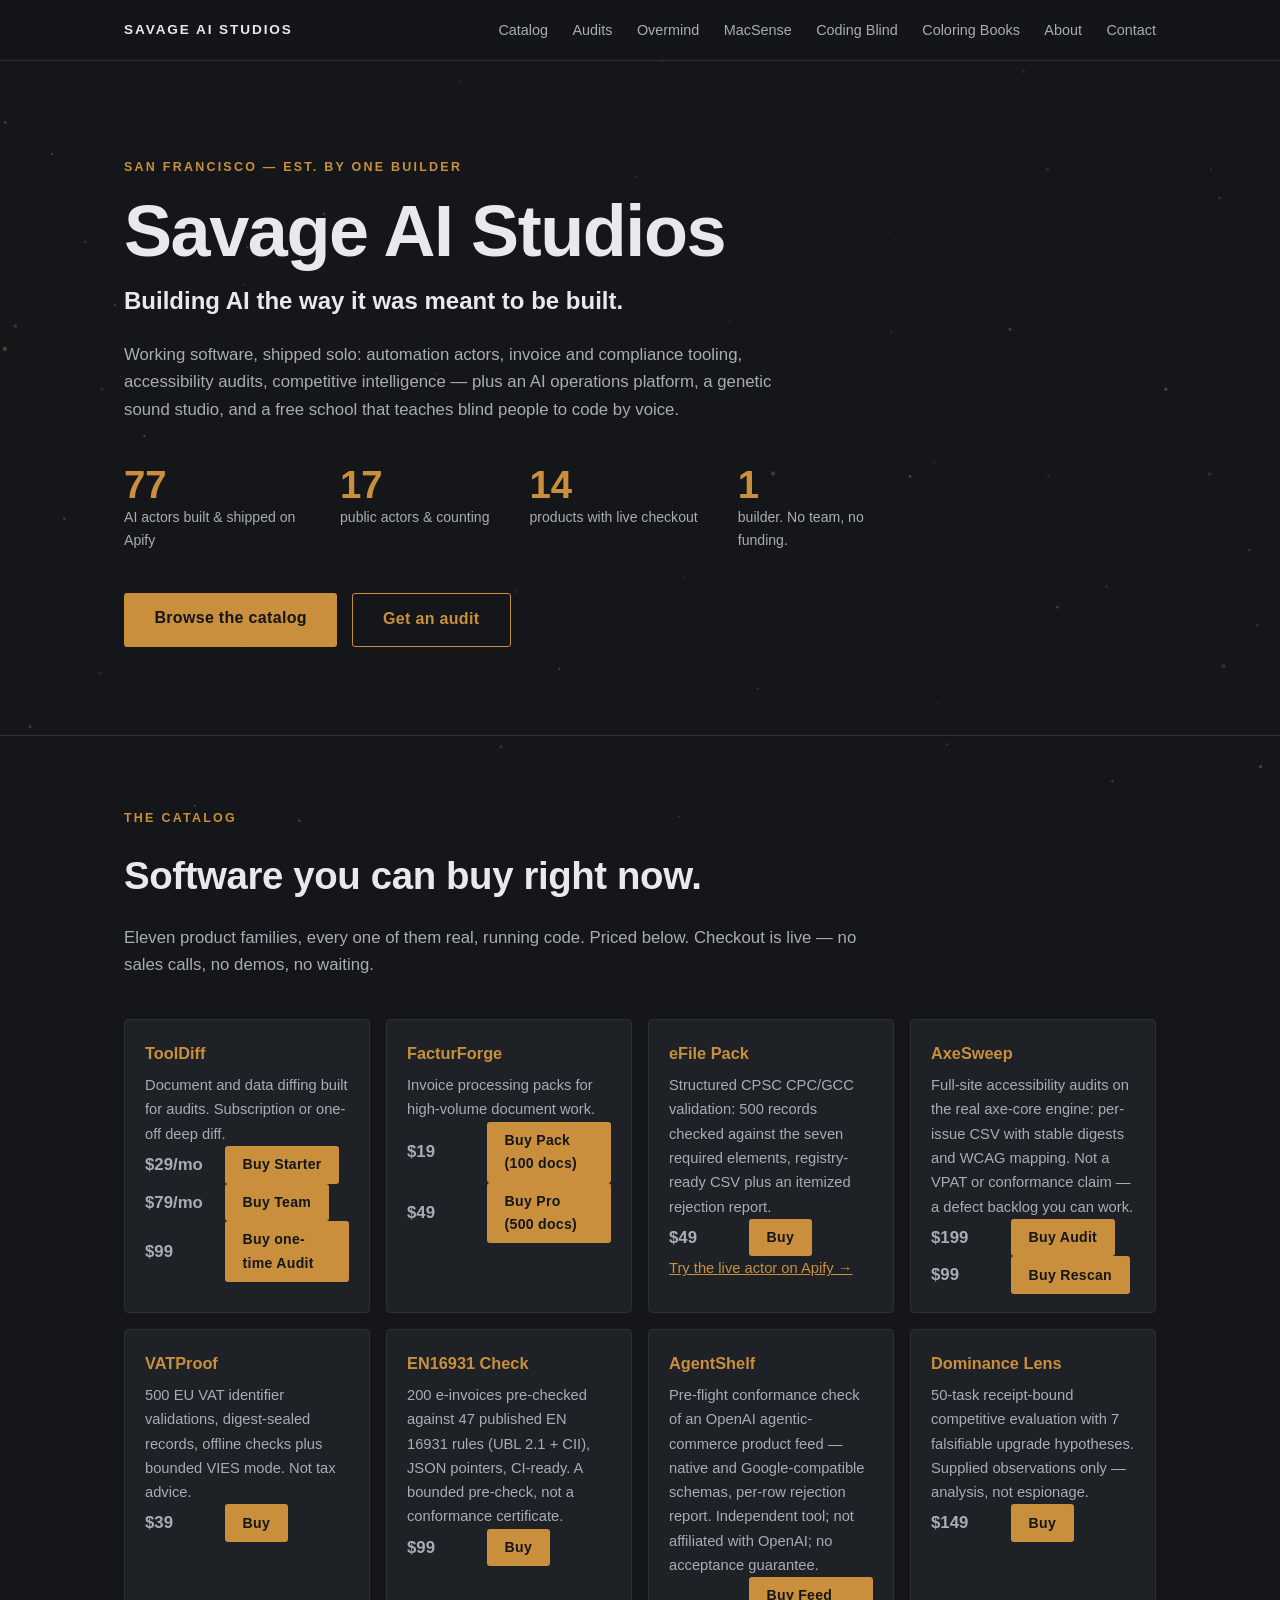
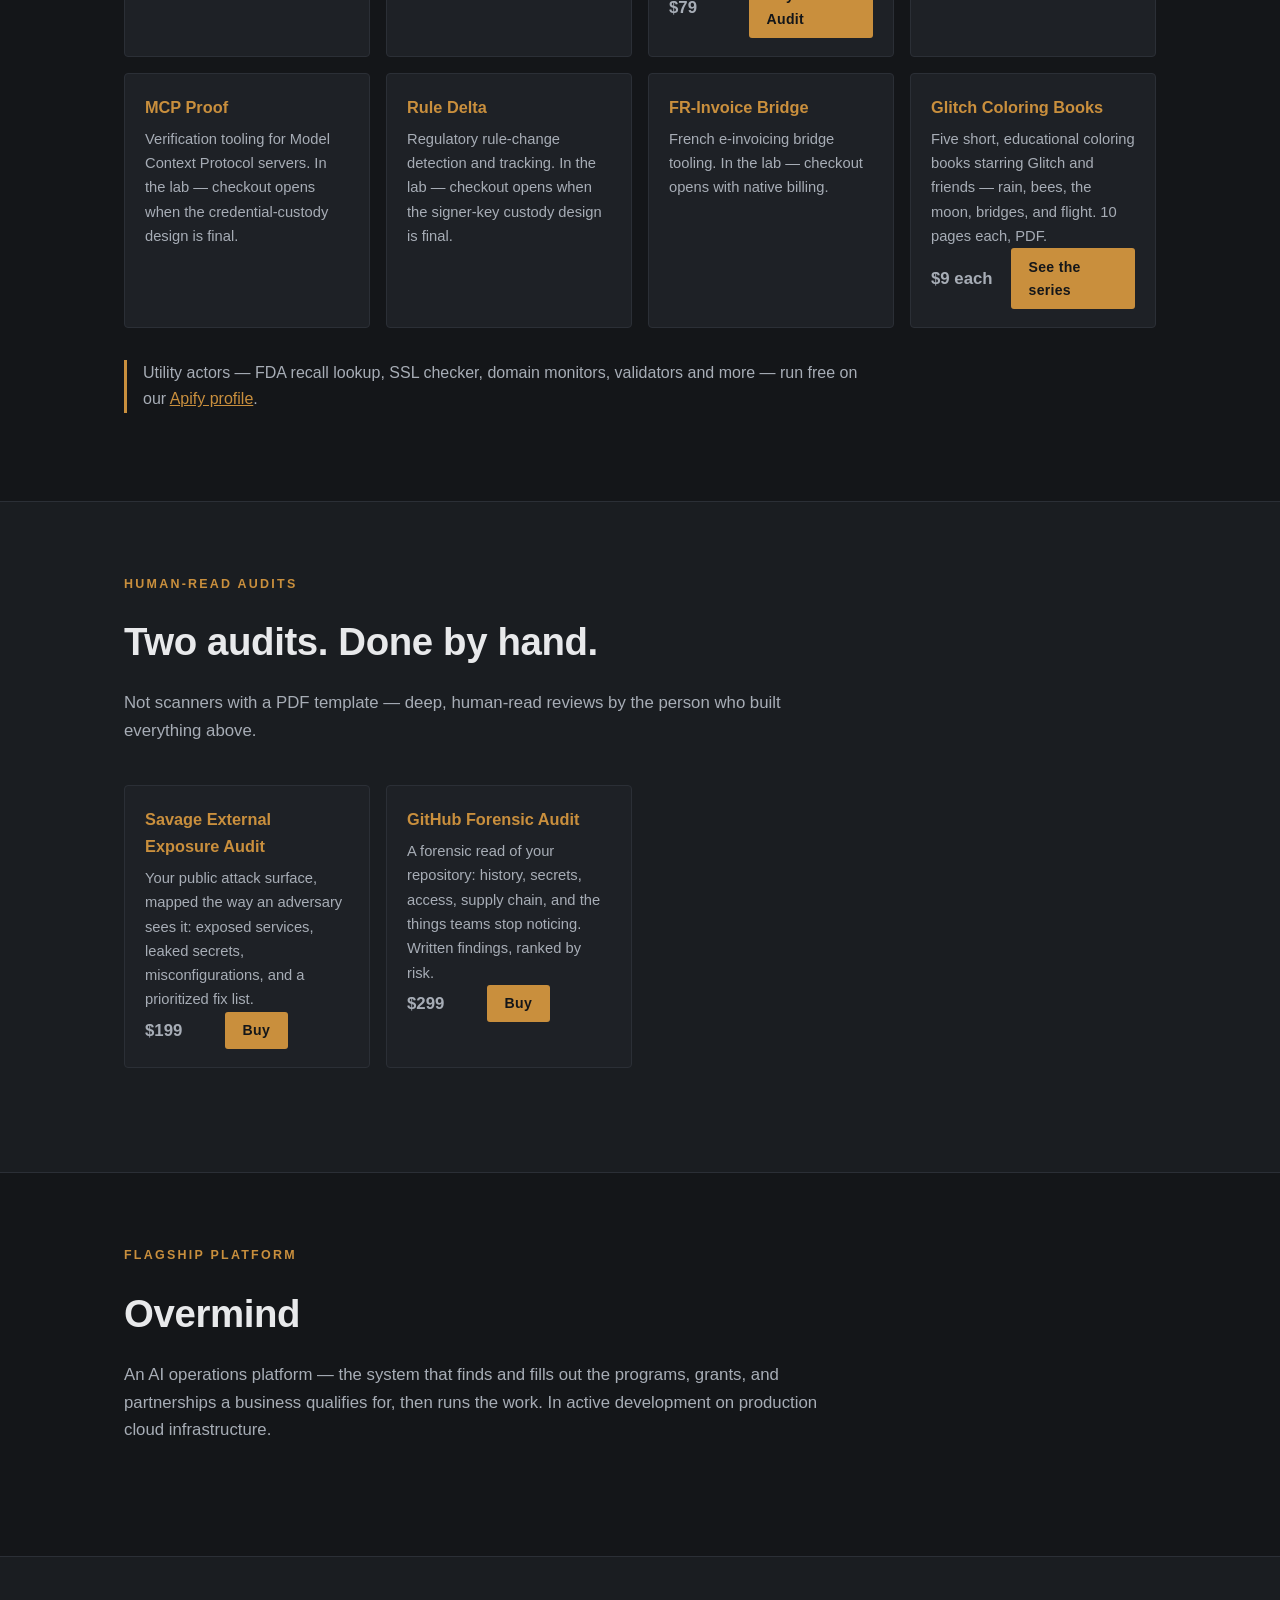
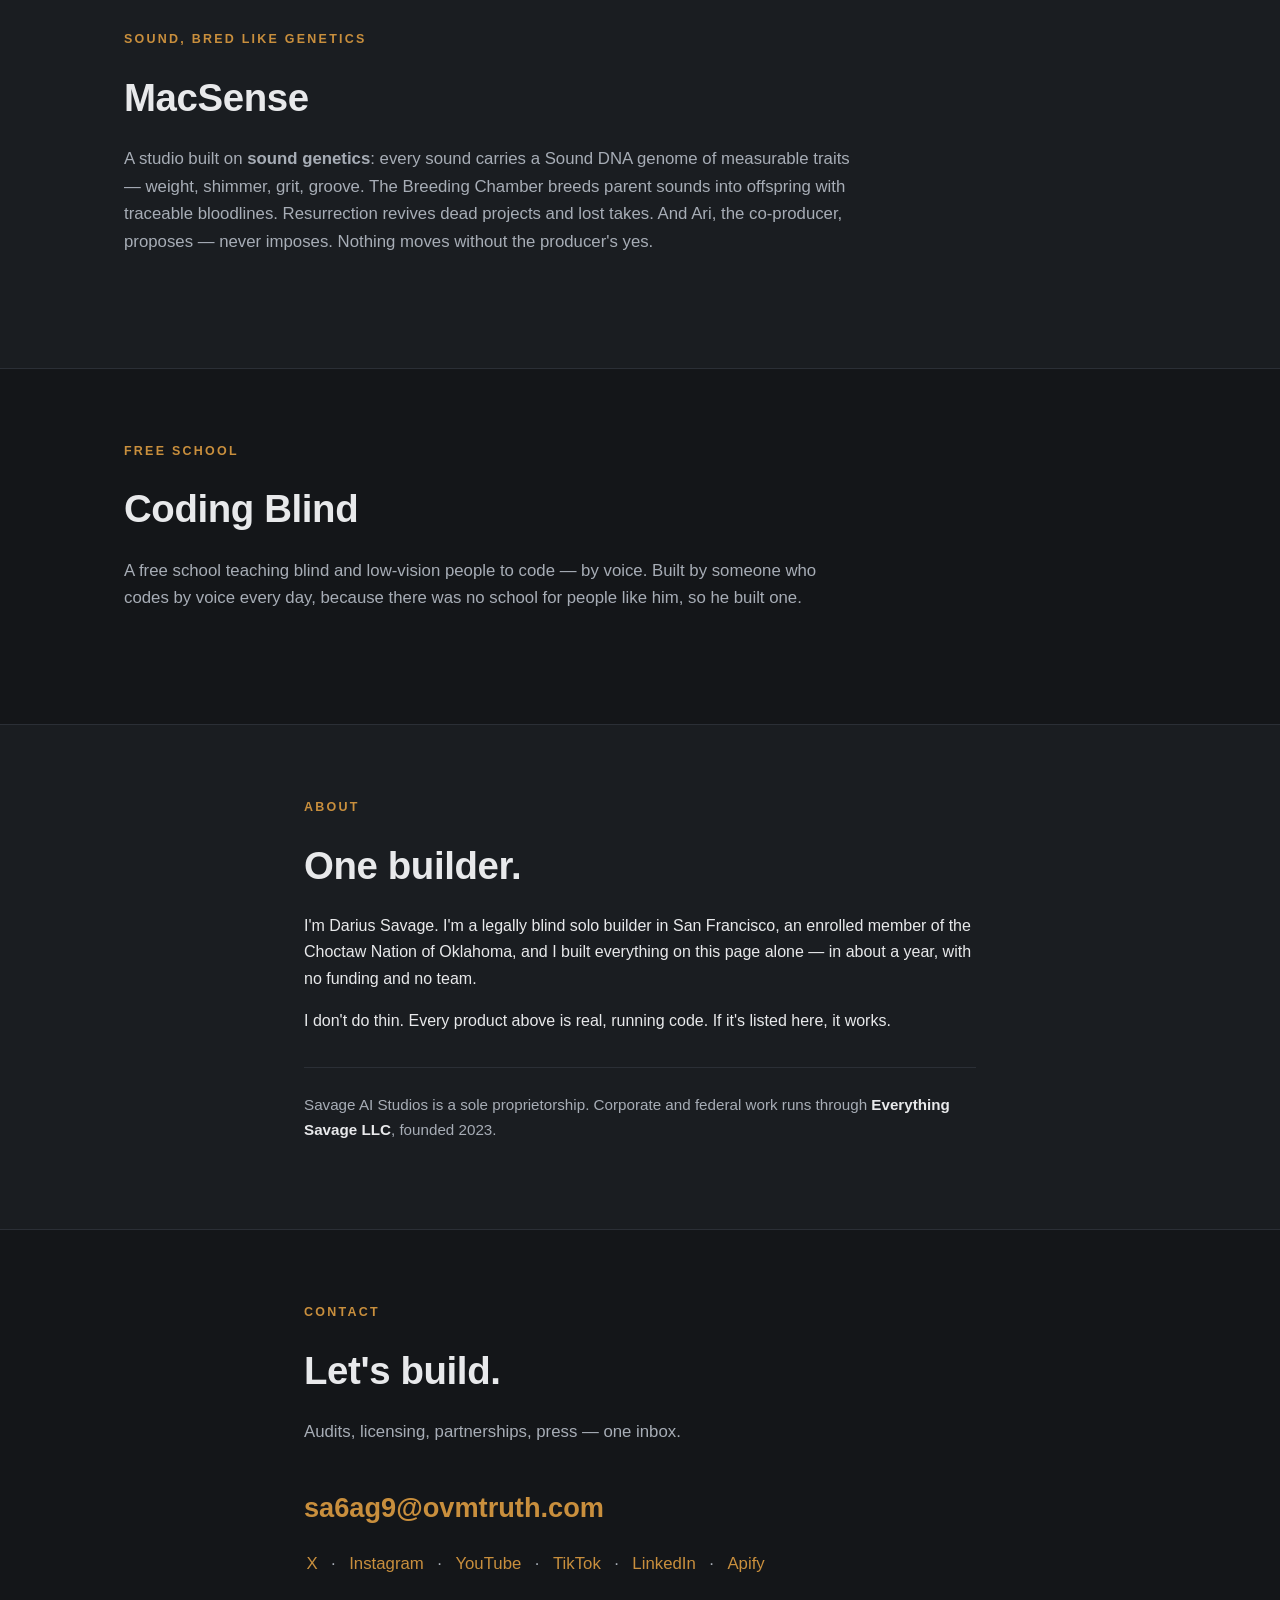
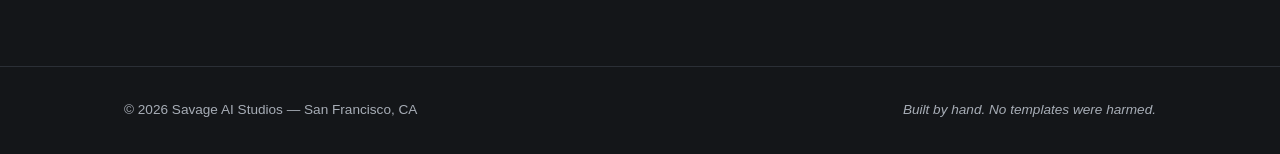
<file: index.html>
<!DOCTYPE html>
<html lang="en">
<head>
<meta charset="UTF-8">
<meta name="viewport" content="width=device-width, initial-scale=1.0">
<title>Savage AI Studios — Building AI the way it was meant to be built</title>
<meta name="description" content="Savage AI Studios: 77 AI actors built and shipped on Apify, 11 product families, 14 products with live checkout. Built solo in San Francisco. No funding, no team — just working software.">
<link rel="stylesheet" href="style.css">
</head>
<body>

<canvas id="field" aria-hidden="true"></canvas>

<header class="site-header">
  <div class="wrap header-inner">
    <a class="brand" href="#top">SAVAGE&nbsp;AI&nbsp;STUDIOS</a>
    <nav aria-label="Primary">
      <a href="#work">Catalog</a>
      <a href="#services">Audits</a>
      <a href="#overmind">Overmind</a>
      <a href="#macsense">MacSense</a>
      <a href="#coding-blind">Coding&nbsp;Blind</a>
      <a href="coloring-books/">Coloring&nbsp;Books</a>
      <a href="#about">About</a>
      <a href="#contact">Contact</a>
    </nav>
  </div>
</header>

<main id="top">

  <section class="hero">
    <div class="wrap">
      <p class="kicker">San Francisco &mdash; est. by one builder</p>
      <h1>Savage AI Studios</h1>
      <p class="tagline">Building AI the way it was meant to be built.</p>
      <p class="lede">Working software, shipped solo: automation actors, invoice and compliance tooling, accessibility audits, competitive intelligence &mdash; plus an AI operations platform, a genetic sound studio, and a free school that teaches blind people to code by voice.</p>
      <div class="stats" role="list" aria-label="Studio at a glance">
        <div class="stat" role="listitem"><span class="num">77</span><span class="lbl">AI actors built &amp; shipped on Apify</span></div>
        <div class="stat" role="listitem"><span class="num">17</span><span class="lbl">public actors &amp; counting</span></div>
        <div class="stat" role="listitem"><span class="num">14</span><span class="lbl">products with live checkout</span></div>
        <div class="stat" role="listitem"><span class="num">1</span><span class="lbl">builder. No team, no funding.</span></div>
      </div>
      <p class="cta-row"><a class="btn" href="#work">Browse the catalog</a> <a class="btn ghost" href="#services">Get an audit</a></p>
    </div>
  </section>

  <section id="work" class="section">
    <div class="wrap">
      <p class="kicker">The catalog</p>
      <h2>Software you can buy right now.</h2>
      <p class="section-lede">Eleven product families, every one of them real, running code. Priced below. Checkout is live &mdash; no sales calls, no demos, no waiting.</p>
      <div class="grid">

        <article class="card">
          <h3>ToolDiff</h3>
          <p>Document and data diffing built for audits. Subscription or one-off deep diff.</p>
          <p class="price-row"><span class="price">$29/mo</span> <a class="buy-btn" href="https://buy.stripe.com/28E7sKaxKagE8n00yY4Ni03">Buy Starter</a></p>
          <p class="price-row"><span class="price">$79/mo</span> <a class="buy-btn" href="https://buy.stripe.com/00w4gy5dqdsQcDgchG4Ni0c">Buy Team</a></p>
          <p class="price-row"><span class="price">$99</span> <a class="buy-btn" href="https://buy.stripe.com/cNicN4gW8ewUav8ftS4Ni02">Buy one-time Audit</a></p>
        </article>

        <article class="card">
          <h3>FacturForge</h3>
          <p>Invoice processing packs for high-volume document work.</p>
          <p class="price-row"><span class="price">$19</span> <a class="buy-btn" href="https://buy.stripe.com/7sYaEWdJW9cAeLogxW4Ni01">Buy Pack (100 docs)</a></p>
          <p class="price-row"><span class="price">$49</span> <a class="buy-btn" href="https://buy.stripe.com/bJe14maxKgF25aOa9y4Ni0b">Buy Pro (500 docs)</a></p>
        </article>

        <article class="card">
          <h3>eFile Pack</h3>
          <p>Structured CPSC CPC/GCC validation: 500 records checked against the seven required elements, registry-ready CSV plus an itemized rejection report.</p>
          <p class="price-row"><span class="price">$49</span> <a class="buy-btn" href="https://buy.stripe.com/3cI14m21e74s7iWepO4Ni05">Buy</a></p>
          <p class="store-link"><a href="https://apify.com/savagnic/savage-marketplace">Try the live actor on Apify &rarr;</a></p>
        </article>

        <article class="card">
          <h3>AxeSweep</h3>
          <p>Full-site accessibility audits on the real axe-core engine: per-issue CSV with stable digests and WCAG mapping. Not a VPAT or conformance claim &mdash; a defect backlog you can work.</p>
          <p class="price-row"><span class="price">$199</span> <a class="buy-btn" href="https://buy.stripe.com/bJeaEWcFSgF21YC0yY4Ni08">Buy Audit</a></p>
          <p class="price-row"><span class="price">$99</span> <a class="buy-btn" href="https://buy.stripe.com/4gM6oG0Xa3Sg7iW95u4Ni0d">Buy Rescan</a></p>
        </article>

        <article class="card">
          <h3>VATProof</h3>
          <p>500 EU VAT identifier validations, digest-sealed records, offline checks plus bounded VIES mode. Not tax advice.</p>
          <p class="price-row"><span class="price">$39</span> <a class="buy-btn" href="https://buy.stripe.com/bJe14m49mgF29r481q4Ni06">Buy</a></p>
        </article>

        <article class="card">
          <h3>EN16931 Check</h3>
          <p>200 e-invoices pre-checked against 47 published EN 16931 rules (UBL 2.1 + CII), JSON pointers, CI-ready. A bounded pre-check, not a conformance certificate.</p>
          <p class="price-row"><span class="price">$99</span> <a class="buy-btn" href="https://buy.stripe.com/eVq28qbBO2OccDg2H64Ni07">Buy</a></p>
        </article>

        <article class="card">
          <h3>AgentShelf</h3>
          <p>Pre-flight conformance check of an OpenAI agentic-commerce product feed &mdash; native and Google-compatible schemas, per-row rejection report. Independent tool; not affiliated with OpenAI; no acceptance guarantee.</p>
          <p class="price-row"><span class="price">$79</span> <a class="buy-btn" href="https://buy.stripe.com/5kQaEW0XaewUav83La4Ni0a">Buy Feed Audit</a></p>
        </article>

        <article class="card">
          <h3>Dominance Lens</h3>
          <p>50-task receipt-bound competitive evaluation with 7 falsifiable upgrade hypotheses. Supplied observations only &mdash; analysis, not espionage.</p>
          <p class="price-row"><span class="price">$149</span> <a class="buy-btn" href="https://buy.stripe.com/eVq14m35idsQ0UychG4Ni09">Buy</a></p>
        </article>

        <article class="card">
          <h3>MCP Proof</h3>
          <p>Verification tooling for Model Context Protocol servers. In the lab &mdash; checkout opens when the credential-custody design is final.</p>
        </article>

        <article class="card">
          <h3>Rule Delta</h3>
          <p>Regulatory rule-change detection and tracking. In the lab &mdash; checkout opens when the signer-key custody design is final.</p>
        </article>

        <article class="card">
          <h3>FR-Invoice Bridge</h3>
          <p>French e-invoicing bridge tooling. In the lab &mdash; checkout opens with native billing.</p>
        </article>

        <article class="card">
          <h3>Glitch Coloring Books</h3>
          <p>Five short, educational coloring books starring Glitch and friends &mdash; rain, bees, the moon, bridges, and flight. 10 pages each, PDF.</p>
          <p class="price-row"><span class="price">$9 each</span> <a class="buy-btn" href="coloring-books/">See the series</a></p>
        </article>

      </div>
      <p class="note">Utility actors &mdash; FDA recall lookup, SSL checker, domain monitors, validators and more &mdash; run free on our <a href="https://apify.com/savagnic">Apify profile</a>.</p>
    </div>
  </section>

  <section id="services" class="section alt">
    <div class="wrap">
      <p class="kicker">Human-read audits</p>
      <h2>Two audits. Done by hand.</h2>
      <p class="section-lede">Not scanners with a PDF template &mdash; deep, human-read reviews by the person who built everything above.</p>
      <div class="grid">
        <article class="card">
          <h3>Savage External Exposure Audit</h3>
          <p>Your public attack surface, mapped the way an adversary sees it: exposed services, leaked secrets, misconfigurations, and a prioritized fix list.</p>
          <p class="price-row"><span class="price">$199</span> <a class="buy-btn" href="https://buy.stripe.com/4gMbJ0cFSfAY46K3La4Ni04">Buy</a></p>
        </article>
        <article class="card">
          <h3>GitHub Forensic Audit</h3>
          <p>A forensic read of your repository: history, secrets, access, supply chain, and the things teams stop noticing. Written findings, ranked by risk.</p>
          <p class="price-row"><span class="price">$299</span> <a class="buy-btn" href="https://buy.stripe.com/28E3cu21e3SgbzcdlK4Ni00">Buy</a></p>
        </article>
      </div>
    </div>
  </section>

  <section id="overmind" class="section">
    <div class="wrap">
      <p class="kicker">Flagship platform</p>
      <h2>Overmind</h2>
      <p class="section-lede">An AI operations platform &mdash; the system that finds and fills out the programs, grants, and partnerships a business qualifies for, then runs the work. In active development on production cloud infrastructure.</p>
    </div>
  </section>

  <section id="macsense" class="section alt">
    <div class="wrap">
      <p class="kicker">Sound, bred like genetics</p>
      <h2>MacSense</h2>
      <p class="section-lede">A studio built on <strong>sound genetics</strong>: every sound carries a Sound DNA genome of measurable traits &mdash; weight, shimmer, grit, groove. The Breeding Chamber breeds parent sounds into offspring with traceable bloodlines. Resurrection revives dead projects and lost takes. And Ari, the co-producer, proposes &mdash; never imposes. Nothing moves without the producer's yes.</p>
    </div>
  </section>

  <section id="coding-blind" class="section">
    <div class="wrap">
      <p class="kicker">Free school</p>
      <h2>Coding Blind</h2>
      <p class="section-lede">A free school teaching blind and low-vision people to code &mdash; by voice. Built by someone who codes by voice every day, because there was no school for people like him, so he built one.</p>
    </div>
  </section>

  <section id="about" class="section alt">
    <div class="wrap narrow">
      <p class="kicker">About</p>
      <h2>One builder.</h2>
      <p>I'm Darius Savage. I'm a legally blind solo builder in San Francisco, an enrolled member of the Choctaw Nation of Oklahoma, and I built everything on this page alone &mdash; in about a year, with no funding and no team.</p>
      <p>I don't do thin. Every product above is real, running code. If it's listed here, it works.</p>
      <p class="entities">Savage AI Studios is a sole proprietorship. Corporate and federal work runs through <strong>Everything Savage LLC</strong>, founded 2023.</p>
    </div>
  </section>

  <section id="contact" class="section">
    <div class="wrap narrow">
      <p class="kicker">Contact</p>
      <h2>Let's build.</h2>
      <p class="section-lede">Audits, licensing, partnerships, press &mdash; one inbox.</p>
      <p class="email"><a href="mailto:sa6ag9@ovmtruth.com">sa6ag9@ovmtruth.com</a></p>
      <p class="socials">
        <a href="https://x.com/sa6ag9">X</a>
        <span class="sep" aria-hidden="true">&middot;</span>
        <a href="https://www.instagram.com/sa6ag9">Instagram</a>
        <span class="sep" aria-hidden="true">&middot;</span>
        <a href="https://www.youtube.com/@sa6ag9">YouTube</a>
        <span class="sep" aria-hidden="true">&middot;</span>
        <a href="https://www.tiktok.com/@sa6ag9">TikTok</a>
        <span class="sep" aria-hidden="true">&middot;</span>
        <a href="https://www.linkedin.com/in/nicholas-savage-38158043a/">LinkedIn</a>
        <span class="sep" aria-hidden="true">&middot;</span>
        <a href="https://apify.com/savagnic">Apify</a>
      </p>
    </div>
  </section>

</main>

<footer>
  <div class="wrap footer-inner">
    <span>&copy; 2026 Savage AI Studios &mdash; San Francisco, CA</span>
    <span class="foot-note">Built by hand. No templates were harmed.</span>
  </div>
</footer>

<script>
(function () {
  var canvas = document.getElementById('field');
  var ctx = canvas.getContext('2d');
  var reduce = window.matchMedia('(prefers-reduced-motion: reduce)').matches;
  var W, H, parts = [], N = 70;

  function resize() {
    W = canvas.width = window.innerWidth;
    H = canvas.height = window.innerHeight;
  }
  window.addEventListener('resize', resize);
  resize();

  function spawn() {
    return {
      x: Math.random() * W, y: Math.random() * H,
      vx: (Math.random() - 0.5) * 0.35, vy: (Math.random() - 0.5) * 0.35,
      r: Math.random() * 1.8 + 0.4,
      o: Math.random() * 0.5 + 0.15
    };
  }
  for (var i = 0; i < N; i++) parts.push(spawn());

  // gentle drift toward the horizontal center-line band: a murmuration feel
  function tick() {
    ctx.clearRect(0, 0, W, H);
    var cy = H * 0.32;
    for (var i = 0; i < parts.length; i++) {
      var p = parts[i];
      p.vy += (cy - p.y) * 0.00002;
      p.vx += (Math.random() - 0.5) * 0.004;
      p.vy += (Math.random() - 0.5) * 0.004;
      p.vx *= 0.995; p.vy *= 0.995;
      p.x += p.vx; p.y += p.vy;
      if (p.x < -10) p.x = W + 10; if (p.x > W + 10) p.x = -10;
      if (p.y < -10) p.y = H + 10; if (p.y > H + 10) p.y = -10;
      ctx.beginPath();
      ctx.arc(p.x, p.y, p.r, 0, Math.PI * 2);
      ctx.fillStyle = 'rgba(201,143,61,' + p.o.toFixed(2) + ')';
      ctx.fill();
    }
    if (!reduce) requestAnimationFrame(tick);
  }
  if (reduce) {
    // single static frame for reduced-motion users
    (function(){ ctx.clearRect(0,0,W,H); for (var i=0;i<parts.length;i++){ var p=parts[i]; ctx.beginPath(); ctx.arc(p.x,p.y,p.r,0,Math.PI*2); ctx.fillStyle='rgba(201,143,61,'+p.o.toFixed(2)+')'; ctx.fill(); } })();
  } else {
    tick();
  }
})();
</script>

</body>
</html>
</file>
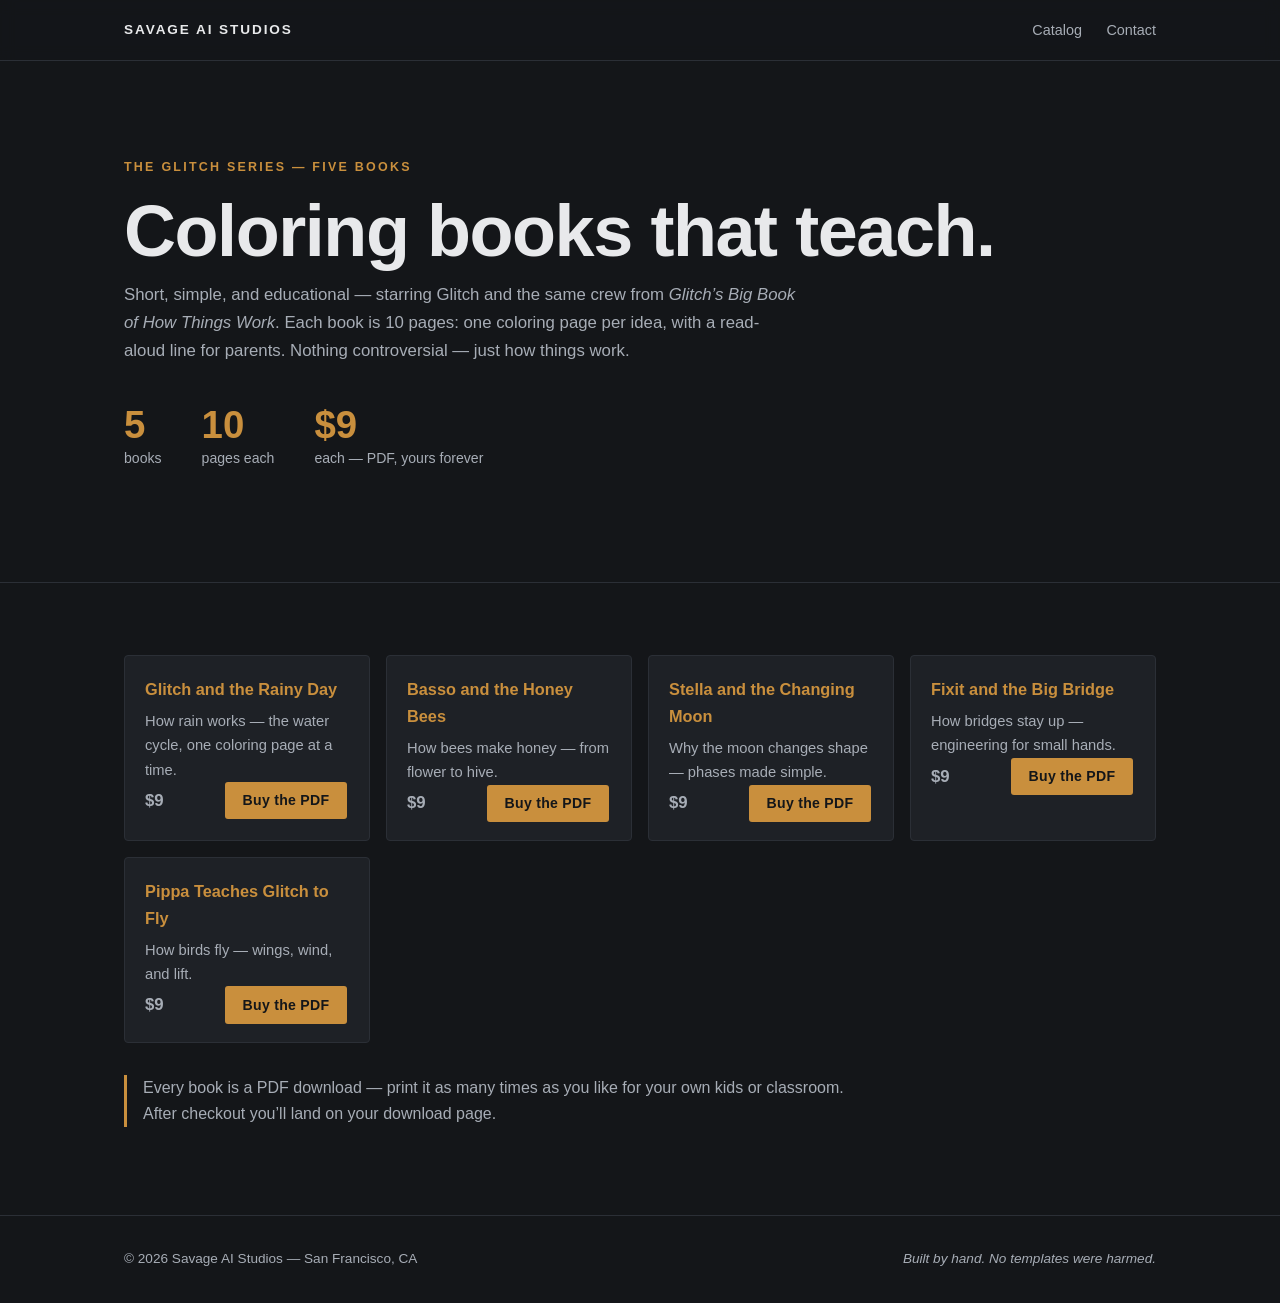
<file: coloring-books/index.html>
<!DOCTYPE html>
<html lang="en">
<head>
<meta charset="UTF-8">
<meta name="viewport" content="width=device-width, initial-scale=1.0">
<title>Glitch Coloring Book Series — Savage AI Studios</title>
<meta name="description" content="Five short, educational coloring books starring Glitch and friends. How rain works, how bees make honey, moon phases, bridges, and flight. $9 each, PDF download.">
<link rel="stylesheet" href="../style.css">
</head>
<body>

<header class="site-header">
  <div class="wrap header-inner">
    <a class="brand" href="../">SAVAGE&nbsp;AI&nbsp;STUDIOS</a>
    <nav aria-label="Primary">
      <a href="../#work">Catalog</a>
      <a href="../#contact">Contact</a>
    </nav>
  </div>
</header>

<main>
  <section class="hero">
    <div class="wrap">
      <p class="kicker">The Glitch series &mdash; five books</p>
      <h1>Coloring books that teach.</h1>
      <p class="lede">Short, simple, and educational &mdash; starring Glitch and the same crew from <em>Glitch&rsquo;s Big Book of How Things Work</em>. Each book is 10 pages: one coloring page per idea, with a read-aloud line for parents. Nothing controversial &mdash; just how things work.</p>
      <div class="stats" role="list" aria-label="Series at a glance">
        <div class="stat" role="listitem"><span class="num">5</span><span class="lbl">books</span></div>
        <div class="stat" role="listitem"><span class="num">10</span><span class="lbl">pages each</span></div>
        <div class="stat" role="listitem"><span class="num">$9</span><span class="lbl">each &mdash; PDF, yours forever</span></div>
      </div>
    </div>
  </section>

  <section class="section">
    <div class="wrap">
      <div class="grid">

        <article class="card">
          <h3>Glitch and the Rainy Day</h3>
          <p>How rain works &mdash; the water cycle, one coloring page at a time.</p>
          <p class="price-row"><span class="price">$9</span> <a class="buy-btn" href="https://buy.stripe.com/5kQbJ08pCgF26eS81q4Ni0e">Buy the PDF</a></p>
        </article>

        <article class="card">
          <h3>Basso and the Honey Bees</h3>
          <p>How bees make honey &mdash; from flower to hive.</p>
          <p class="price-row"><span class="price">$9</span> <a class="buy-btn" href="https://buy.stripe.com/cNicN4dJWewUdHkftS4Ni0f">Buy the PDF</a></p>
        </article>

        <article class="card">
          <h3>Stella and the Changing Moon</h3>
          <p>Why the moon changes shape &mdash; phases made simple.</p>
          <p class="price-row"><span class="price">$9</span> <a class="buy-btn" href="https://buy.stripe.com/dRm6oGeO0gF29r43La4Ni0g">Buy the PDF</a></p>
        </article>

        <article class="card">
          <h3>Fixit and the Big Bridge</h3>
          <p>How bridges stay up &mdash; engineering for small hands.</p>
          <p class="price-row"><span class="price">$9</span> <a class="buy-btn" href="https://buy.stripe.com/bJeeVc35i74scDg4Pe4Ni0h">Buy the PDF</a></p>
        </article>

        <article class="card">
          <h3>Pippa Teaches Glitch to Fly</h3>
          <p>How birds fly &mdash; wings, wind, and lift.</p>
          <p class="price-row"><span class="price">$9</span> <a class="buy-btn" href="https://buy.stripe.com/bJe5kC5dq4Wk0Uy81q4Ni0i">Buy the PDF</a></p>
        </article>

      </div>
      <p class="note">Every book is a PDF download &mdash; print it as many times as you like for your own kids or classroom. After checkout you&rsquo;ll land on your download page.</p>
    </div>
  </section>
</main>

<footer>
  <div class="wrap footer-inner">
    <span>&copy; 2026 Savage AI Studios &mdash; San Francisco, CA</span>
    <span class="foot-note">Built by hand. No templates were harmed.</span>
  </div>
</footer>

</body>
</html>
</file>
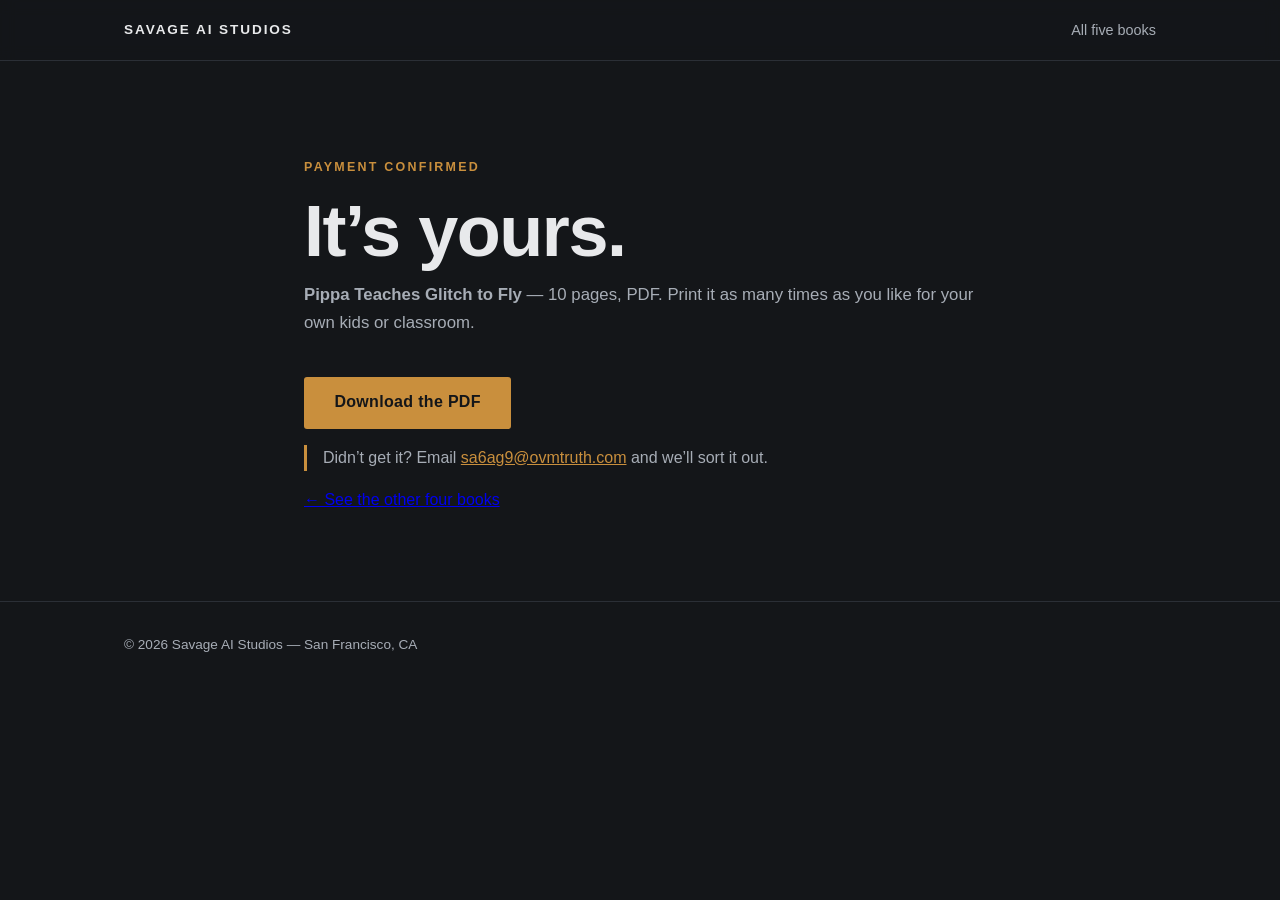
<file: coloring-books/thanks-bird.html>
<!DOCTYPE html>
<html lang="en">
<head>
<meta charset="UTF-8">
<meta name="viewport" content="width=device-width, initial-scale=1.0">
<title>Thanks — Pippa Teaches Glitch to Fly — Savage AI Studios</title>
<meta name="description" content="Your coloring book download.">
<link rel="stylesheet" href="../style.css">
</head>
<body>
<header class="site-header">
  <div class="wrap header-inner">
    <a class="brand" href="../">SAVAGE&nbsp;AI&nbsp;STUDIOS</a>
    <nav aria-label="Primary"><a href="./">All five books</a></nav>
  </div>
</header>
<main>
  <section class="hero">
    <div class="wrap narrow">
      <p class="kicker">Payment confirmed</p>
      <h1>It&rsquo;s yours.</h1>
      <p class="lede"><strong>Pippa Teaches Glitch to Fly</strong> &mdash; 10 pages, PDF. Print it as many times as you like for your own kids or classroom.</p>
      <p class="cta-row"><a class="btn" href="./glitch-bird-book.pdf" download>Download the PDF</a></p>
      <p class="note">Didn&rsquo;t get it? Email <a href="mailto:sa6ag9@ovmtruth.com">sa6ag9@ovmtruth.com</a> and we&rsquo;ll sort it out.</p>
      <p><a href="./">&larr; See the other four books</a></p>
    </div>
  </section>
</main>
<footer>
  <div class="wrap footer-inner">
    <span>&copy; 2026 Savage AI Studios &mdash; San Francisco, CA</span>
  </div>
</footer>
</body>
</html>
</file>
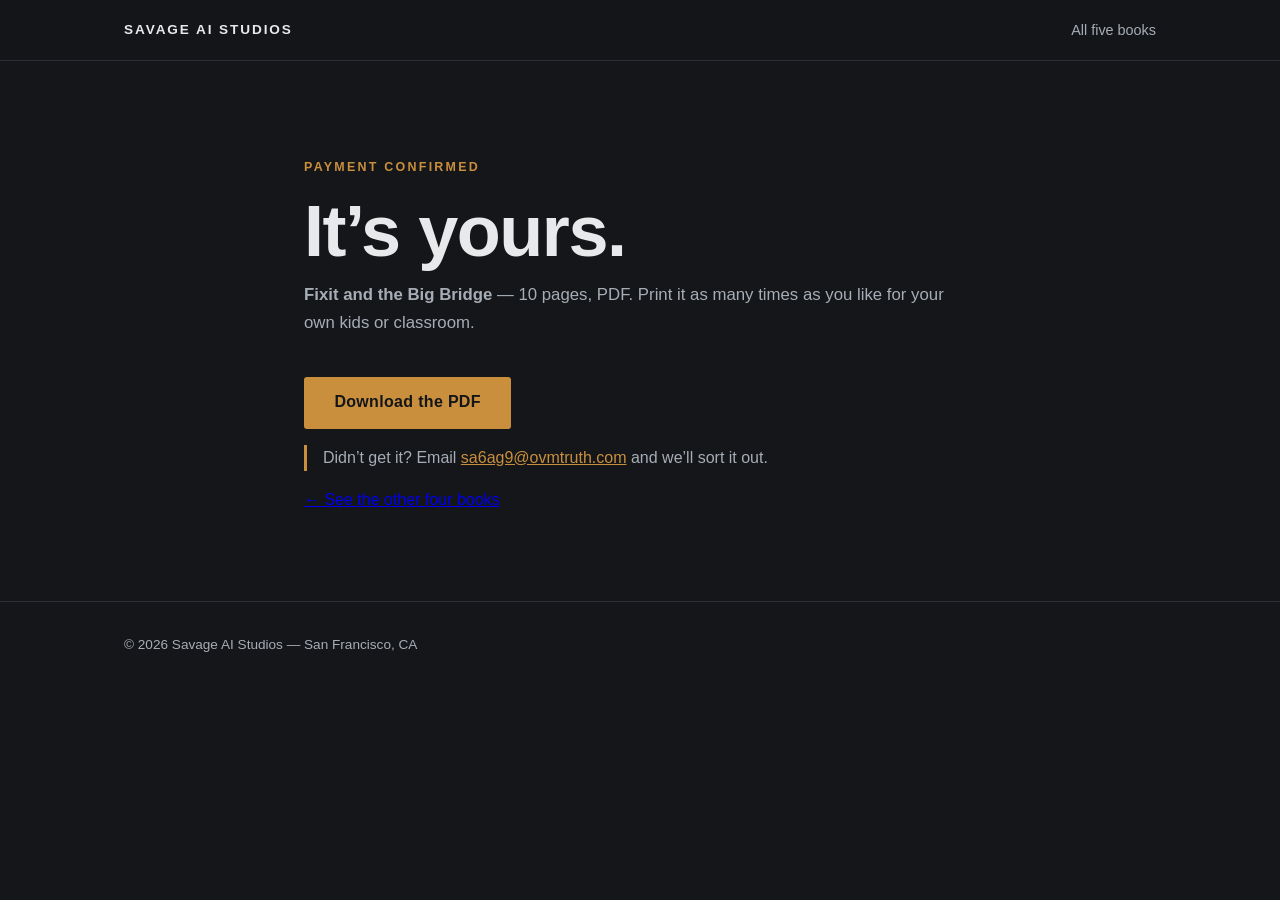
<file: coloring-books/thanks-bridge.html>
<!DOCTYPE html>
<html lang="en">
<head>
<meta charset="UTF-8">
<meta name="viewport" content="width=device-width, initial-scale=1.0">
<title>Thanks — Fixit and the Big Bridge — Savage AI Studios</title>
<meta name="description" content="Your coloring book download.">
<link rel="stylesheet" href="../style.css">
</head>
<body>
<header class="site-header">
  <div class="wrap header-inner">
    <a class="brand" href="../">SAVAGE&nbsp;AI&nbsp;STUDIOS</a>
    <nav aria-label="Primary"><a href="./">All five books</a></nav>
  </div>
</header>
<main>
  <section class="hero">
    <div class="wrap narrow">
      <p class="kicker">Payment confirmed</p>
      <h1>It&rsquo;s yours.</h1>
      <p class="lede"><strong>Fixit and the Big Bridge</strong> &mdash; 10 pages, PDF. Print it as many times as you like for your own kids or classroom.</p>
      <p class="cta-row"><a class="btn" href="./glitch-bridge-book.pdf" download>Download the PDF</a></p>
      <p class="note">Didn&rsquo;t get it? Email <a href="mailto:sa6ag9@ovmtruth.com">sa6ag9@ovmtruth.com</a> and we&rsquo;ll sort it out.</p>
      <p><a href="./">&larr; See the other four books</a></p>
    </div>
  </section>
</main>
<footer>
  <div class="wrap footer-inner">
    <span>&copy; 2026 Savage AI Studios &mdash; San Francisco, CA</span>
  </div>
</footer>
</body>
</html>
</file>
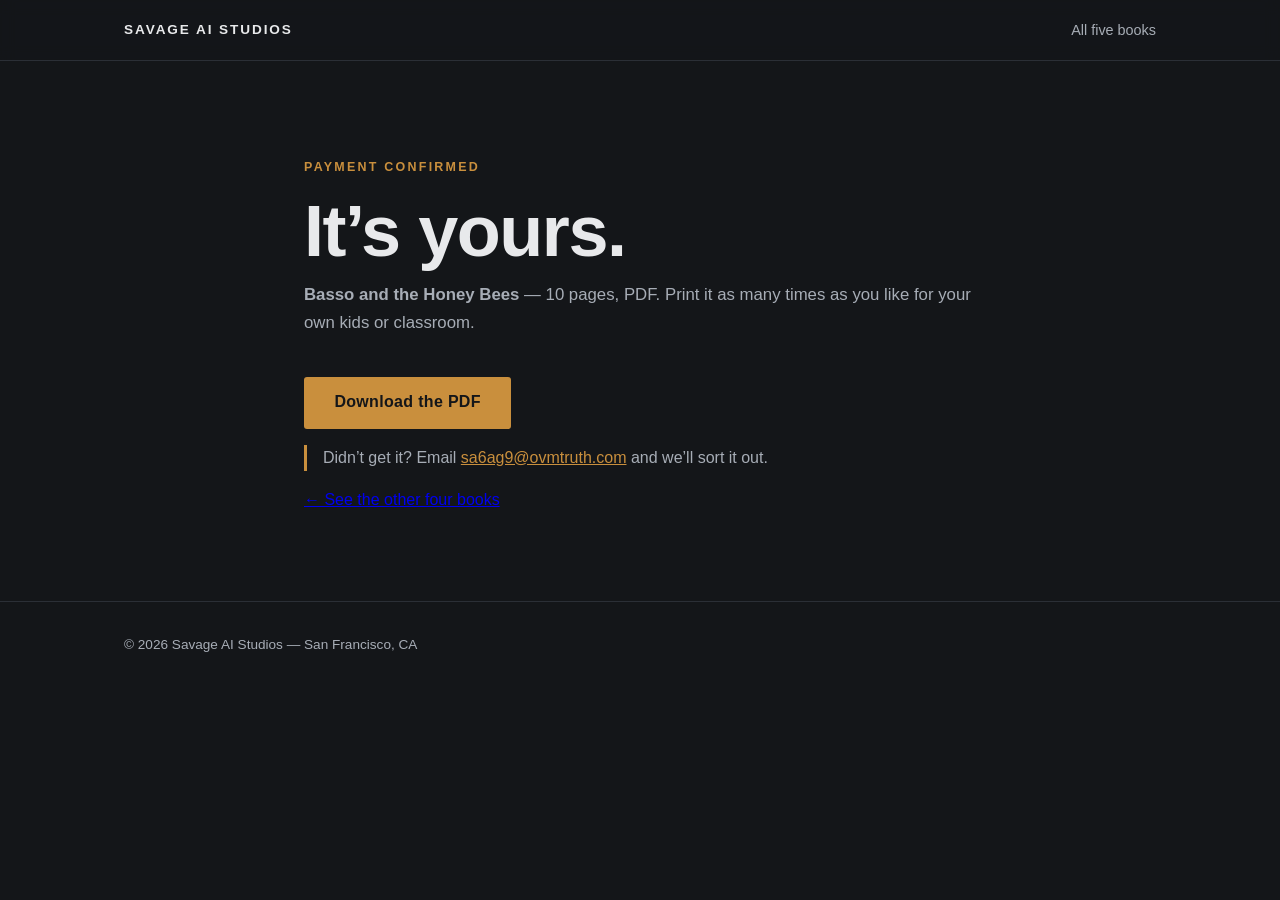
<file: coloring-books/thanks-honey.html>
<!DOCTYPE html>
<html lang="en">
<head>
<meta charset="UTF-8">
<meta name="viewport" content="width=device-width, initial-scale=1.0">
<title>Thanks — Basso and the Honey Bees — Savage AI Studios</title>
<meta name="description" content="Your coloring book download.">
<link rel="stylesheet" href="../style.css">
</head>
<body>
<header class="site-header">
  <div class="wrap header-inner">
    <a class="brand" href="../">SAVAGE&nbsp;AI&nbsp;STUDIOS</a>
    <nav aria-label="Primary"><a href="./">All five books</a></nav>
  </div>
</header>
<main>
  <section class="hero">
    <div class="wrap narrow">
      <p class="kicker">Payment confirmed</p>
      <h1>It&rsquo;s yours.</h1>
      <p class="lede"><strong>Basso and the Honey Bees</strong> &mdash; 10 pages, PDF. Print it as many times as you like for your own kids or classroom.</p>
      <p class="cta-row"><a class="btn" href="./glitch-honey-book.pdf" download>Download the PDF</a></p>
      <p class="note">Didn&rsquo;t get it? Email <a href="mailto:sa6ag9@ovmtruth.com">sa6ag9@ovmtruth.com</a> and we&rsquo;ll sort it out.</p>
      <p><a href="./">&larr; See the other four books</a></p>
    </div>
  </section>
</main>
<footer>
  <div class="wrap footer-inner">
    <span>&copy; 2026 Savage AI Studios &mdash; San Francisco, CA</span>
  </div>
</footer>
</body>
</html>
</file>
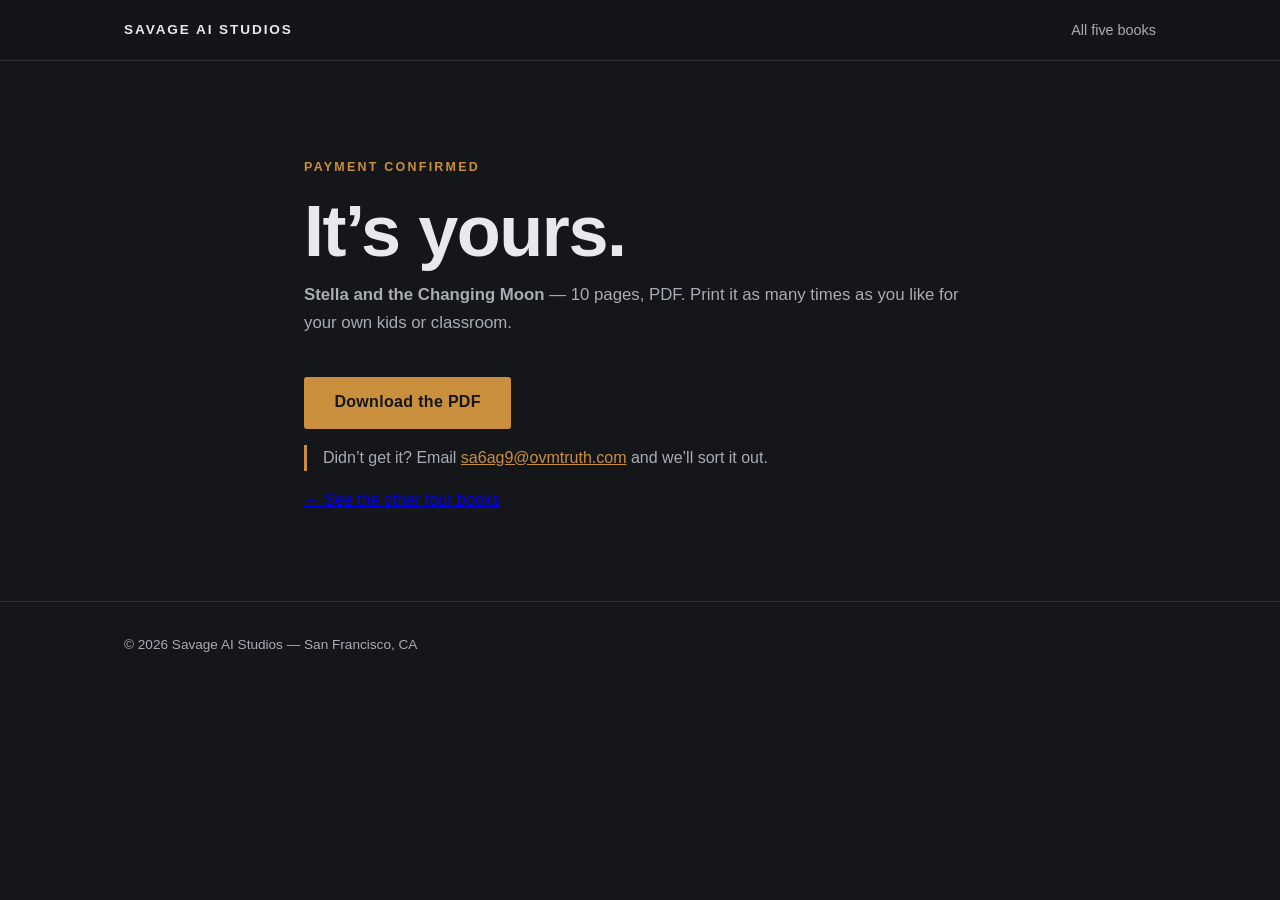
<file: coloring-books/thanks-moon.html>
<!DOCTYPE html>
<html lang="en">
<head>
<meta charset="UTF-8">
<meta name="viewport" content="width=device-width, initial-scale=1.0">
<title>Thanks — Stella and the Changing Moon — Savage AI Studios</title>
<meta name="description" content="Your coloring book download.">
<link rel="stylesheet" href="../style.css">
</head>
<body>
<header class="site-header">
  <div class="wrap header-inner">
    <a class="brand" href="../">SAVAGE&nbsp;AI&nbsp;STUDIOS</a>
    <nav aria-label="Primary"><a href="./">All five books</a></nav>
  </div>
</header>
<main>
  <section class="hero">
    <div class="wrap narrow">
      <p class="kicker">Payment confirmed</p>
      <h1>It&rsquo;s yours.</h1>
      <p class="lede"><strong>Stella and the Changing Moon</strong> &mdash; 10 pages, PDF. Print it as many times as you like for your own kids or classroom.</p>
      <p class="cta-row"><a class="btn" href="./glitch-moon-book.pdf" download>Download the PDF</a></p>
      <p class="note">Didn&rsquo;t get it? Email <a href="mailto:sa6ag9@ovmtruth.com">sa6ag9@ovmtruth.com</a> and we&rsquo;ll sort it out.</p>
      <p><a href="./">&larr; See the other four books</a></p>
    </div>
  </section>
</main>
<footer>
  <div class="wrap footer-inner">
    <span>&copy; 2026 Savage AI Studios &mdash; San Francisco, CA</span>
  </div>
</footer>
</body>
</html>
</file>
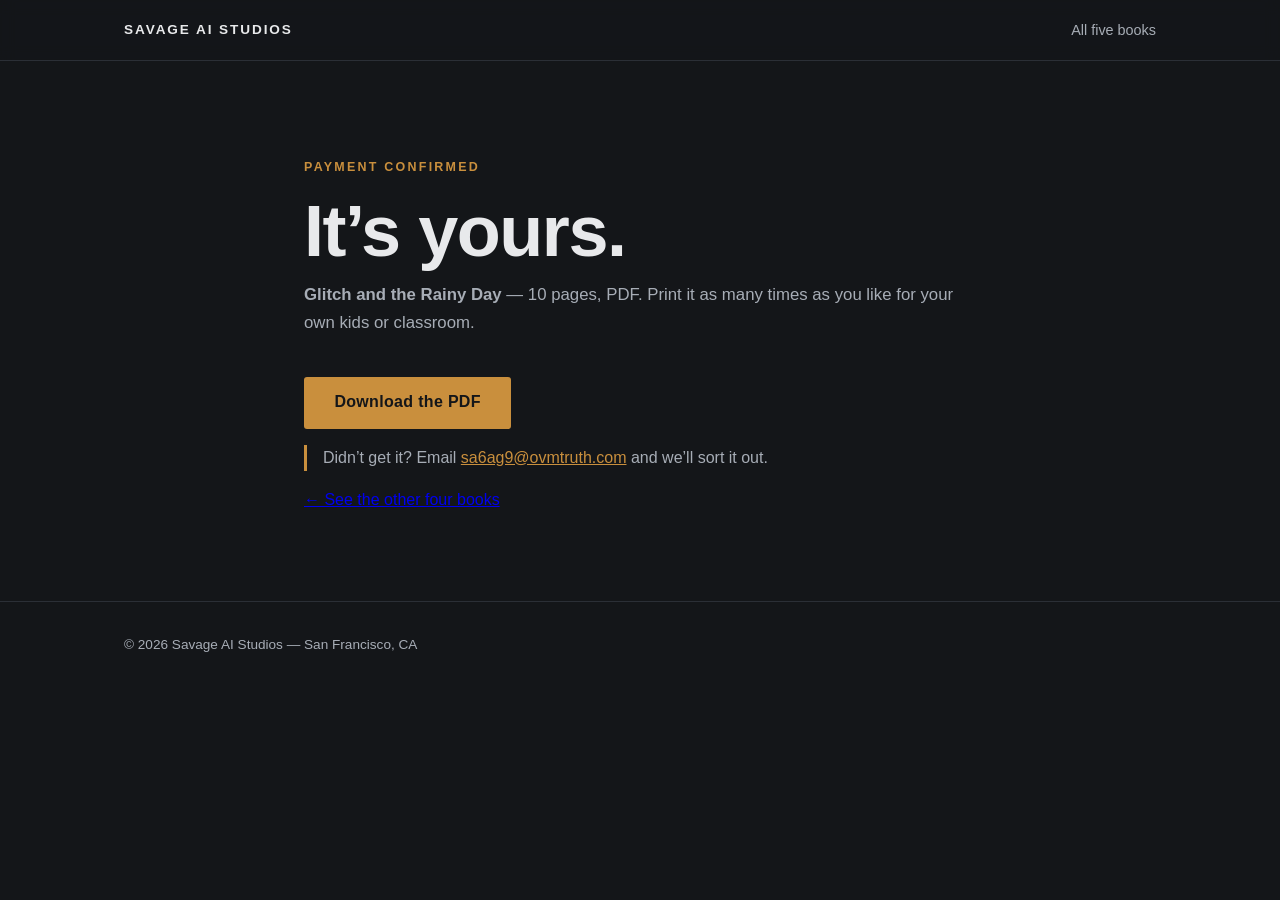
<file: coloring-books/thanks-rain.html>
<!DOCTYPE html>
<html lang="en">
<head>
<meta charset="UTF-8">
<meta name="viewport" content="width=device-width, initial-scale=1.0">
<title>Thanks — Glitch and the Rainy Day — Savage AI Studios</title>
<meta name="description" content="Your coloring book download.">
<link rel="stylesheet" href="../style.css">
</head>
<body>
<header class="site-header">
  <div class="wrap header-inner">
    <a class="brand" href="../">SAVAGE&nbsp;AI&nbsp;STUDIOS</a>
    <nav aria-label="Primary"><a href="./">All five books</a></nav>
  </div>
</header>
<main>
  <section class="hero">
    <div class="wrap narrow">
      <p class="kicker">Payment confirmed</p>
      <h1>It&rsquo;s yours.</h1>
      <p class="lede"><strong>Glitch and the Rainy Day</strong> &mdash; 10 pages, PDF. Print it as many times as you like for your own kids or classroom.</p>
      <p class="cta-row"><a class="btn" href="./glitch-rain-book.pdf" download>Download the PDF</a></p>
      <p class="note">Didn&rsquo;t get it? Email <a href="mailto:sa6ag9@ovmtruth.com">sa6ag9@ovmtruth.com</a> and we&rsquo;ll sort it out.</p>
      <p><a href="./">&larr; See the other four books</a></p>
    </div>
  </section>
</main>
<footer>
  <div class="wrap footer-inner">
    <span>&copy; 2026 Savage AI Studios &mdash; San Francisco, CA</span>
  </div>
</footer>
</body>
</html>
</file>
<file: style.css>
/* Savage AI Studios — gunmetal dark, sharp, real. */

:root {
  --bg: #141619;
  --bg-alt: #1a1d21;
  --panel: #1e2126;
  --line: #2b2f36;
  --text: #e8e9eb;
  --muted: #a7adb6;
  --accent: #c98f3d;      /* copper */
  --accent-dim: rgba(201, 143, 61, 0.14);
  --max: 1080px;
  --narrow: 720px;
}

* { box-sizing: border-box; }

html { scroll-behavior: smooth; }

body {
  margin: 0;
  background: var(--bg);
  color: var(--text);
  font-family: -apple-system, BlinkMacSystemFont, "Segoe UI", Inter, Roboto, Helvetica, Arial, sans-serif;
  line-height: 1.65;
  -webkit-font-smoothing: antialiased;
}

#field {
  position: fixed;
  inset: 0;
  width: 100%;
  height: 100%;
  z-index: 0;
  pointer-events: none;
  opacity: 0.55;
}

.site-header, main, footer { position: relative; z-index: 1; }

.wrap {
  max-width: var(--max);
  margin: 0 auto;
  padding: 0 1.5rem;
}
.wrap.narrow { max-width: var(--narrow); }

/* ---------- header ---------- */

.site-header {
  position: sticky;
  top: 0;
  background: rgba(20, 22, 25, 0.92);
  backdrop-filter: blur(8px);
  border-bottom: 1px solid var(--line);
  z-index: 10;
}

.header-inner {
  display: flex;
  align-items: center;
  justify-content: space-between;
  min-height: 3.75rem;
  flex-wrap: wrap;
  gap: 0.5rem;
  padding-top: 0.5rem;
  padding-bottom: 0.5rem;
}

.brand {
  color: var(--text);
  text-decoration: none;
  font-weight: 800;
  letter-spacing: 0.14em;
  font-size: 0.85rem;
}

nav a {
  color: var(--muted);
  text-decoration: none;
  margin-left: 1.25rem;
  font-size: 0.9rem;
}
nav a:hover { color: var(--accent); }

/* ---------- hero ---------- */

.hero {
  padding: 6rem 0 4.5rem;
  border-bottom: 1px solid var(--line);
}

.kicker {
  color: var(--accent);
  text-transform: uppercase;
  letter-spacing: 0.18em;
  font-size: 0.78rem;
  font-weight: 700;
  margin: 0 0 1rem;
}

.hero h1 {
  font-size: clamp(2.6rem, 7vw, 4.5rem);
  line-height: 1.05;
  margin: 0 0 0.75rem;
  letter-spacing: -0.02em;
}

.tagline {
  font-size: clamp(1.15rem, 2.6vw, 1.5rem);
  color: var(--text);
  font-weight: 600;
  margin: 0 0 1.25rem;
}

.lede {
  color: var(--muted);
  font-size: 1.05rem;
  max-width: 42rem;
  margin: 0 0 2.5rem;
}

.stats {
  display: flex;
  gap: 2.5rem;
  flex-wrap: wrap;
  margin-bottom: 2.5rem;
}

.stat { display: flex; flex-direction: column; }

.stat .num {
  font-size: 2.4rem;
  font-weight: 800;
  color: var(--accent);
  line-height: 1.1;
}

.stat .lbl {
  color: var(--muted);
  font-size: 0.88rem;
  max-width: 11rem;
}

.btn {
  display: inline-block;
  background: var(--accent);
  color: #141619;
  font-weight: 700;
  text-decoration: none;
  padding: 0.8rem 1.9rem;
  border-radius: 3px;
  letter-spacing: 0.02em;
}
.btn:hover { background: #dba452; }

/* ---------- sections ---------- */

.section { padding: 4.5rem 0; border-bottom: 1px solid var(--line); }
.section.alt { background: var(--bg-alt); }

.section h2 {
  font-size: clamp(1.7rem, 4vw, 2.4rem);
  margin: 0 0 1rem;
  letter-spacing: -0.01em;
}

.section-lede {
  color: var(--muted);
  font-size: 1.05rem;
  max-width: 46rem;
  margin: 0 0 2.5rem;
}

/* ---------- product grid ---------- */

.grid {
  display: grid;
  grid-template-columns: repeat(auto-fill, minmax(240px, 1fr));
  gap: 1rem;
  margin-bottom: 2rem;
}

.card {
  background: var(--panel);
  border: 1px solid var(--line);
  border-radius: 4px;
  padding: 1.25rem 1.25rem 1.1rem;
}

.card h3 {
  margin: 0 0 0.4rem;
  font-size: 1.02rem;
  color: var(--accent);
}

.card p { margin: 0; color: var(--muted); font-size: 0.92rem; }

.note {
  color: var(--muted);
  border-left: 3px solid var(--accent);
  padding-left: 1rem;
  max-width: 46rem;
}
.note strong { color: var(--text); }

/* ---------- about / contact ---------- */

#about p, #contact .section-lede { max-width: 44rem; }

.entities {
  color: var(--muted);
  font-size: 0.95rem;
  border-top: 1px solid var(--line);
  padding-top: 1.5rem;
  margin-top: 2rem;
}
.entities strong { color: var(--text); }

.email { margin: 1.5rem 0 0; }
.email a {
  color: var(--accent);
  font-size: clamp(1.2rem, 3vw, 1.7rem);
  font-weight: 700;
  text-decoration: none;
  word-break: break-all;
}
.email a:hover { text-decoration: underline; }

/* ---------- footer ---------- */

footer {
  padding: 2rem 0;
  color: var(--muted);
  font-size: 0.85rem;
}
.footer-inner {
  display: flex;
  justify-content: space-between;
  gap: 1rem;
  flex-wrap: wrap;
}
.foot-note { font-style: italic; }

/* ---------- small screens ---------- */

@media (max-width: 640px) {
  nav a { margin-left: 0.9rem; }
  .hero { padding: 4rem 0 3rem; }
  .stats { gap: 1.5rem; }
}

/* ---------- catalog / buy buttons ---------- */

.cta-row { display: flex; gap: 0.9rem; flex-wrap: wrap; margin-top: 1.8rem; }
.btn.ghost {
  background: transparent;
  color: var(--accent);
  border: 1px solid var(--accent);
}
.btn.ghost:hover { background: rgba(201,143,61,0.12); }

.price-row {
  display: flex;
  align-items: center;
  gap: 0.8rem;
  margin: 0.55rem 0 0;
}
.price {
  font-weight: 700;
  font-size: 1.05rem;
  color: var(--ink);
  min-width: 4.2rem;
}
.buy-btn {
  display: inline-block;
  background: var(--accent);
  color: #141619;
  font-weight: 700;
  font-size: 0.88rem;
  text-decoration: none;
  padding: 0.45rem 1.1rem;
  border-radius: 3px;
  letter-spacing: 0.02em;
}
.buy-btn:hover { background: #dba452; }

.store-link { margin: 0.7rem 0 0; font-size: 0.9rem; }
.store-link a, .note a { color: var(--accent); }

.socials { margin-top: 1.2rem; font-size: 1.05rem; }
.socials a { color: var(--accent); text-decoration: none; margin: 0 0.15rem; }
.socials a:hover { text-decoration: underline; }
.socials .sep { color: var(--muted); margin: 0 0.4rem; }
</file>
